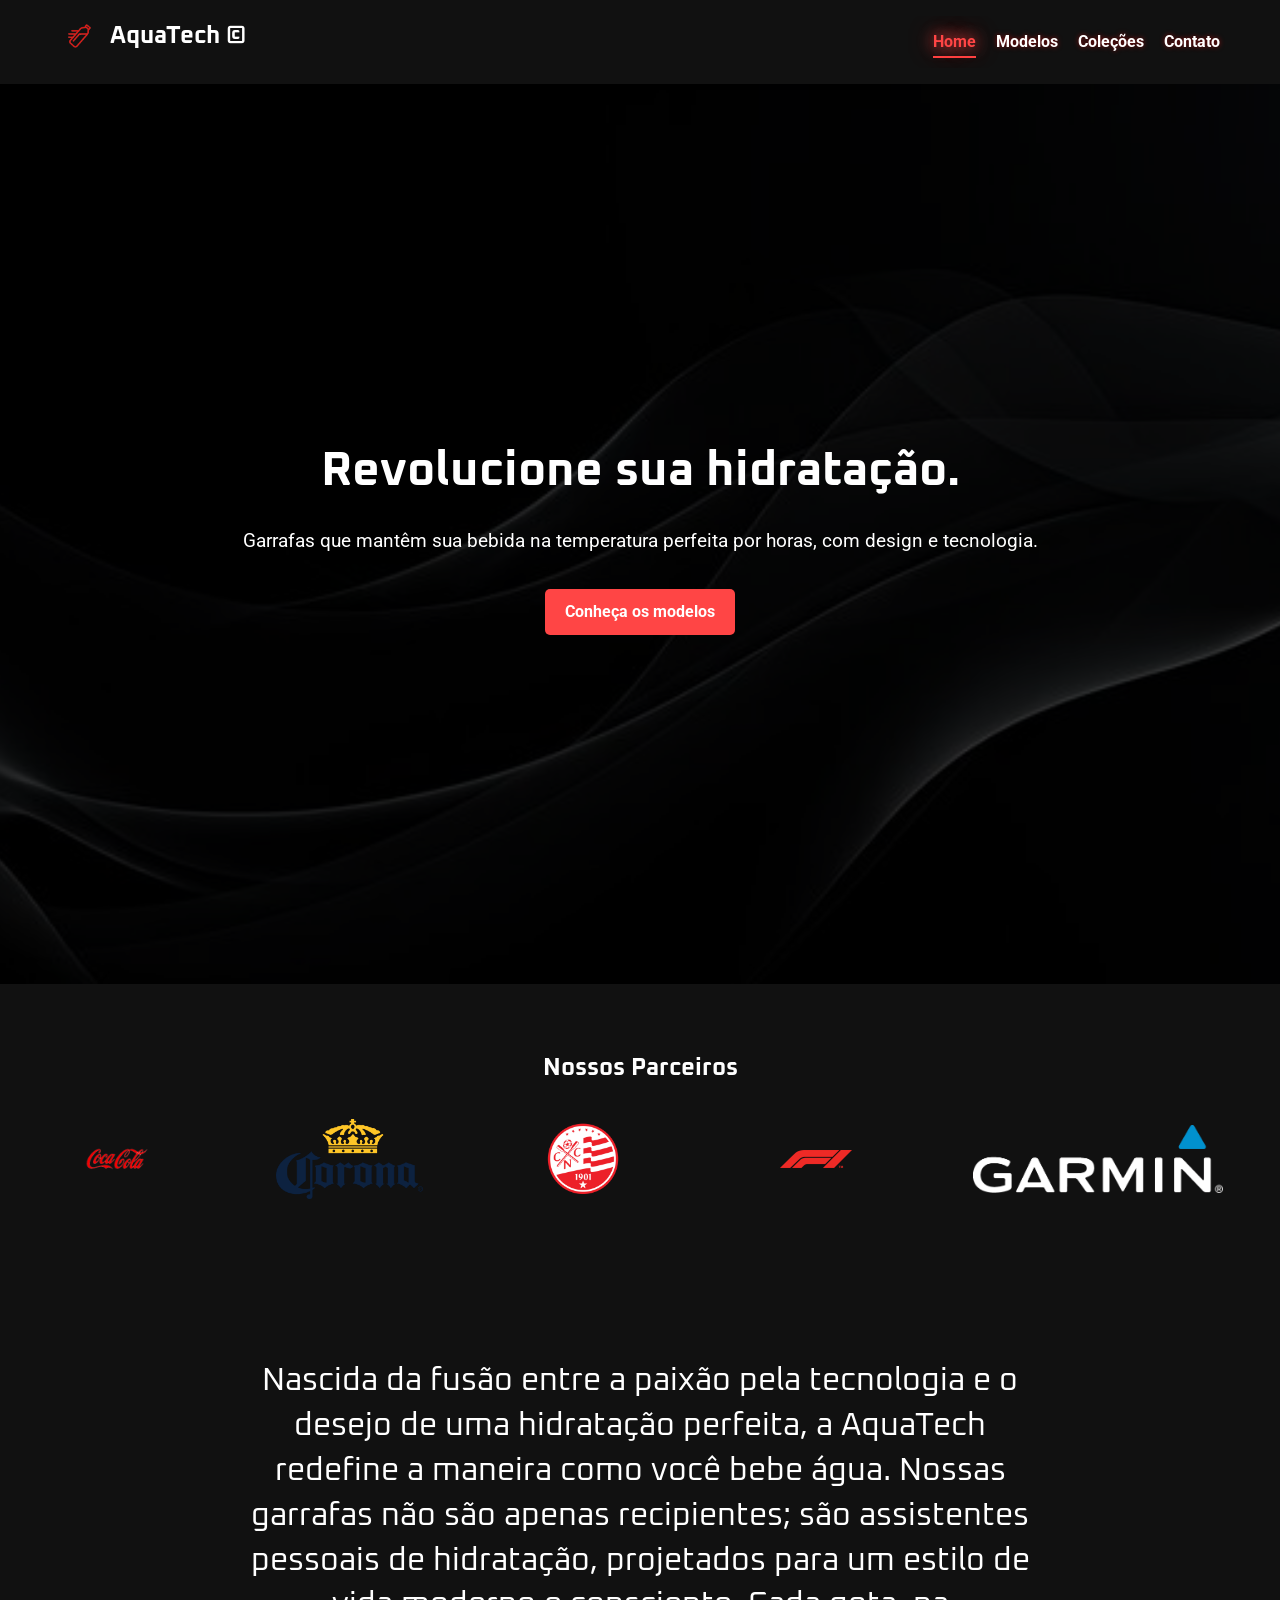
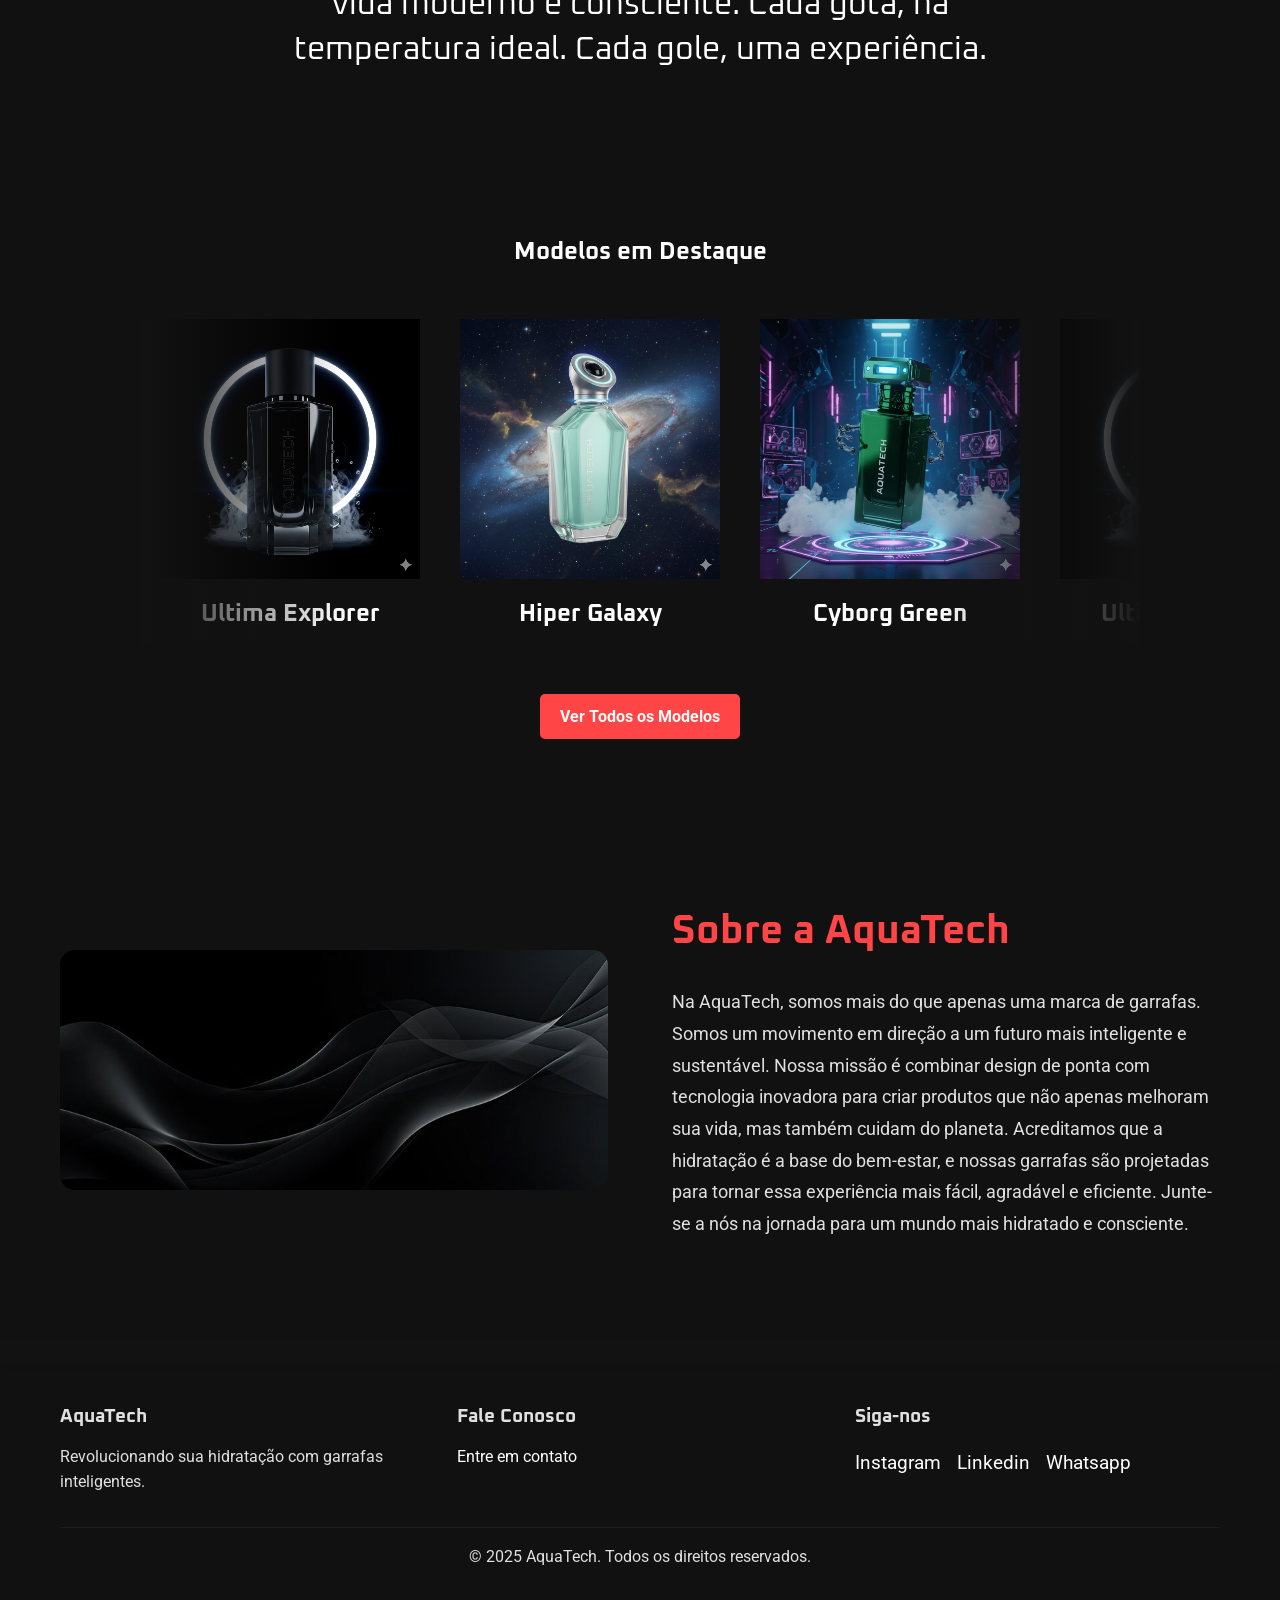
<file: index.html>
<!DOCTYPE html>
<html lang="pt-BR">
<head>
    <meta charset="UTF-8">
    <meta name="viewport" content="width=device-width, initial-scale=1.0">
    <title>AquaTech - Garrafas Inteligentes</title>
    <link rel="icon" href="assets/img/logo.png" type="image/png">
    <link rel="stylesheet" href="assets/css/styles.css">
</head>
<body class="dark-theme">

    <header class="main-header">
        <div class="container">
            <h1 class="logo">
                <img src="assets/img/logo.png" alt="AquaTech Logo">
                AquaTech &copy;
            </h1>
            <nav class="main-nav">
                <ul>
                    <li><a href="index.html" class="active">Home</a></li>
                    <li><a href="modelos.html">Modelos</a></li>
                    <li><a href="colecoes.html">Coleções</a></li>
                    <li><a href="contato.html">Contato</a></li>
                </ul>
            </nav>
        </div>
    </header>

    <main>
        <section class="hero">
            <video autoplay muted loop class="hero-video-bg" poster="assets/img/hero_background.jpg">
                <source src="assets/img/hero_video.mp4" type="video/mp4">
            </video>
            <div class="container">
                <h2>Revolucione sua hidratação.</h2>
                <p>Garrafas que mantêm sua bebida na temperatura perfeita por horas, com design e tecnologia.</p>
                <a href="modelos.html" class="btn">Conheça os modelos</a>
            </div>
        </section>

        <div class="content-wrapper">
            <section class="partners-section fade-in">
                <h2>Nossos Parceiros</h2>
                <div class="partners-carousel">
                    <div class="partners-track">
                        <img src="assets/img/logo-img/cocacola-logo.png" alt="Coca-Cola Logo" class="partner-logo">
                        <img src="assets/img/logo-img/corona-logo.png" alt="Corona Logo" class="partner-logo">
                        <img src="assets/img/logo-img/logo-nautico-4096.png" alt="Nautico Logo" class="partner-logo">
                        <img src="assets/img/logo-img/formula-1-logo-png.png" alt="Formula 1 Logo" class="partner-logo">
                        <img src="assets/img/logo-img/garmin-logo-1-1.png" alt="Garmin Logo" class="partner-logo">
                        <img src="assets/img/logo-img/greenpeace-logo-0.png" alt="Greenpeace Logo" class="partner-logo greenpeace-logo">
                        <img src="assets/img/logo-img/ibm-logo-2.png" alt="IBM Logo" class="partner-logo">
                        <img src="assets/img/logo-img/Instagram_logo_2016.svg.png" alt="Instagram Logo" class="partner-logo">
                        <img src="assets/img/logo-img/League_of_Legends_2019_vector.svg.png" alt="League of Legends Logo" class="partner-logo">
                        <img src="assets/img/logo-img/Logo_CESAR.png" alt="CESAR Logo" class="partner-logo">
                        <img src="assets/img/logo-img/Logo_NIKE.svg" alt="Nike Logo" class="partner-logo">
                        <img src="assets/img/logo-img/logo-tjf-1.png" alt="TJF Logo" class="partner-logo">
                        <img src="assets/img/logo-img/python-logo.png" alt="Python Logo" class="partner-logo">
                        <img src="assets/img/logo-img/Spotify-logo.svg.png" alt="Spotify Logo" class="partner-logo">
                        <img src="assets/img/logo-img/starbucks-logo-1.png" alt="Starbucks Logo" class="partner-logo">
                        <img src="assets/img/logo-img/uber-logo-3-1.png" alt="Uber Logo" class="partner-logo">
                        <img src="assets/img/logo-img/cocacola-logo.png" alt="Coca-Cola Logo" class="partner-logo">
                        <img src="assets/img/logo-img/corona-logo.png" alt="Corona Logo" class="partner-logo">
                        <img src="assets/img/logo-img/logo-nautico-4096.png" alt="Nautico Logo" class="partner-logo">
                        <img src="assets/img/logo-img/formula-1-logo-png.png" alt="Formula 1 Logo" class="partner-logo">
                        <img src="assets/img/logo-img/garmin-logo-1-1.png" alt="Garmin Logo" class="partner-logo">
                        <img src="assets/img/logo-img/greenpeace-logo-0.png" alt="Greenpeace Logo" class="partner-logo greenpeace-logo">
                        <img src="assets/img/logo-img/ibm-logo-2.png" alt="IBM Logo" class="partner-logo">
                        <img src="assets/img/logo-img/Instagram_logo_2016.svg.png" alt="Instagram Logo" class="partner-logo">
                        <img src="assets/img/logo-img/League_of_Legends_2019_vector.svg.png" alt="League of Legends Logo" class="partner-logo">
                        <img src="assets/img/logo-img/Logo_CESAR.png" alt="CESAR Logo" class="partner-logo">
                        <img src="assets/img/logo-img/Logo_NIKE.svg" alt="Nike Logo" class="partner-logo">
                        <img src="assets/img/logo-img/logo-tjf-1.png" alt="TJF Logo" class="partner-logo">
                        <img src="assets/img/logo-img/python-logo.png" alt="Python Logo" class="partner-logo">
                        <img src="assets/img/logo-img/Spotify-logo.svg.png" alt="Spotify Logo" class="partner-logo">
                        <img src="assets/img/logo-img/starbucks-logo-1.png" alt="Starbucks Logo" class="partner-logo">
                        <img src="assets/img/logo-img/uber-logo-3-1.png" alt="Uber Logo" class="partner-logo">
                    </div>
                </div>
            </section>

            <section class="epic-text-section fade-in">
                <div class="container">
                    <p>Nascida da fusão entre a paixão pela tecnologia e o desejo de uma hidratação perfeita, a AquaTech redefine a maneira como você bebe água. Nossas garrafas não são apenas recipientes; são assistentes pessoais de hidratação, projetados para um estilo de vida moderno e consciente. Cada gota, na temperatura ideal. Cada gole, uma experiência.</p>
                </div>
            </section>

            <section class="featured-models-section fade-in">
                <div class="container">
                    <h2 class="section-title">Modelos em Destaque</h2>
                    <div class="three-item-carousel">
                        <div class="carousel-track-three">
                            <div class="model-card-three">
                                <img src="assets/img/garrafas/garrafa-preta-ultima-explorer.png" alt="Garrafa Preta Ultima Explorer">
                                <h3>Ultima Explorer</h3>
                            </div>
                            <div class="model-card-three">
                                <img src="assets/img/garrafas/garrafa-hiper-galaxy.png" alt="Garrafa Hiper Galaxy">
                                <h3>Hiper Galaxy</h3>
                            </div>
                            <div class="model-card-three">
                                <img src="assets/img/garrafas/garrafa-cyborg-green.png" alt="Garrafa Cyborg Green">
                                <h3>Cyborg Green</h3>
                            </div>
                            
                            <div class="model-card-three">
                                <img src="assets/img/garrafas/garrafa-preta-ultima-explorer.png" alt="Garrafa Preta Ultima Explorer">
                                <h3>Ultima Explorer</h3>
                            </div>
                            <div class="model-card-three">
                                <img src="assets/img/garrafas/garrafa-hiper-galaxy.png" alt="Garrafa Hiper Galaxy">
                                <h3>Hiper Galaxy</h3>
                            </div>
                            <div class="model-card-three">
                                <img src="assets/img/garrafas/garrafa-cyborg-green.png" alt="Garrafa Cyborg Green">
                                <h3>Cyborg Green</h3>
                            </div>
                        </div>
                    </div>
                    <div class="text-center" style="margin-top: 2rem;">
                        <a href="modelos.html" class="btn">Ver Todos os Modelos</a>
                    </div>
                </div>
            </section>

            <section class="about-company-section fade-in">
                <div class="container">
                    <div class="about-company-content">
                        <div class="about-company-image">
                            <img src="assets/img/hero_background.jpg" alt="Sobre a AquaTech">
                        </div>
                        <div class="about-company-text">
                            <h2>Sobre a AquaTech</h2>
                            <p>Na AquaTech, somos mais do que apenas uma marca de garrafas. Somos um movimento em direção a um futuro mais inteligente e sustentável. Nossa missão é combinar design de ponta com tecnologia inovadora para criar produtos que não apenas melhoram sua vida, mas também cuidam do planeta. Acreditamos que a hidratação é a base do bem-estar, e nossas garrafas são projetadas para tornar essa experiência mais fácil, agradável e eficiente. Junte-se a nós na jornada para um mundo mais hidratado e consciente.</p>
                        </div>
                    </div>
                </div>
            </section>
        </div>
    </main>

    <footer class="main-footer">
        <div class="container">
            <div class="footer-content">
                <div class="footer-about">
                    <h3>AquaTech</h3>
                    <p>Revolucionando sua hidratação com garrafas inteligentes.</p>
                </div>
                <div class="footer-contact">
                    <h3>Fale Conosco</h3>
                    <a href="contato.html">Entre em contato</a>
                </div>
                <div class="footer-social">
                    <h3>Siga-nos</h3>
                    <div class="social-links">
                        <a href="#">Instagram</a>
                        <a href="#">Linkedin</a>
                        <a href="#">Whatsapp</a>
                    </div>
                </div>
            </div>
            <p class="footer-copy">&copy; 2025 AquaTech. Todos os direitos reservados.</p>
        </div>
    </footer>

    <audio autoplay>
        <source src="assets/sons/som_pagina.mp3" type="audio/mpeg">
    </audio>

</body>
</html>
</file>
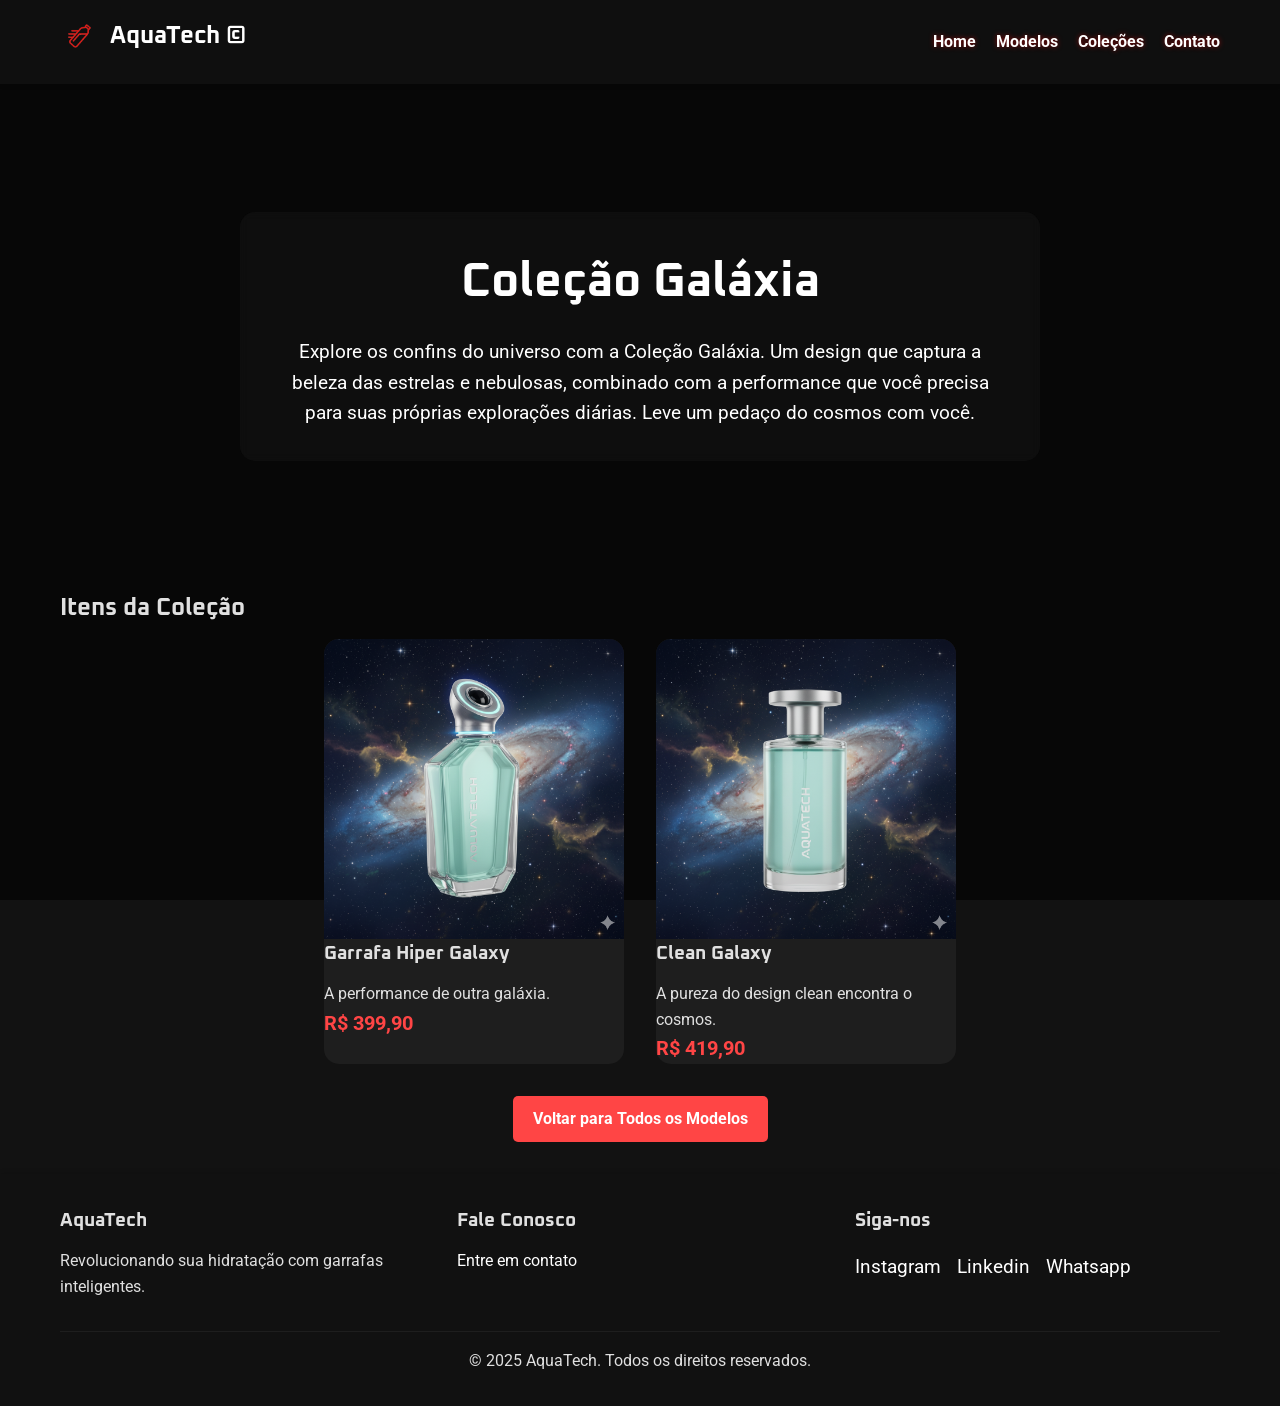
<file: colecao-galaxia.html>
<!DOCTYPE html>
<html lang="pt-BR">
<head>
    <meta charset="UTF-8">
    <meta name="viewport" content="width=device-width, initial-scale=1.0">
    <title>Coleção Galáxia - AquaTech</title>
    <link rel="icon" href="assets/img/logo.png" type="image/png">
    <link rel="stylesheet" href="assets/css/styles.css">
</head>
<body class="dark-theme">

    <header class="main-header">
        <div class="container">
            <h1 class="logo">
                <img src="assets/img/logo.png" alt="AquaTech Logo">
                AquaTech &copy;
            </h1>
            <nav class="main-nav">
                <ul>
                    <li><a href="index.html">Home</a></li>
                    <li><a href="modelos.html">Modelos</a></li>
                    <li><a href="colecoes.html">Coleções</a></li>
                    <li><a href="contato.html">Contato</a></li>
                </ul>
            </nav>
        </div>
    </header>

    <div class="video-background-wrapper">
        <video autoplay muted loop class="hero-video-bg">
            <source src="assets/img/colecao-galaxy-background.mp4" type="video/mp4">
        </video>
        <div class="video-overlay"></div>

        <main>
            <section class="collection-hero">
                <div class="container">
                    <div class="hero-text-container">
                        <h2>Coleção Galáxia</h2>
                        <p>Explore os confins do universo com a Coleção Galáxia. Um design que captura a beleza das estrelas e nebulosas, combinado com a performance que você precisa para suas próprias explorações diárias. Leve um pedaço do cosmos com você.</p>
                    </div>
                </div>
            </section>

            <section class="models-section fade-in">
                <div class="container">
                    <h2 class="section-title">Itens da Coleção</h2>
                    <div class="models-container">
                        <div class="model-card">
                            <img src="assets/img/garrafas/garrafa-hiper-galaxy.png" alt="Garrafa Hiper Galaxy">
                            <div class="model-info">
                                <h3>Garrafa Hiper Galaxy</h3>
                                <p>A performance de outra galáxia.</p>
                                <p class="price">R$ 399,90</p>
                            </div>
                        </div>
                        <div class="model-card">
                            <img src="assets/img/garrafas/garrafa-clean-galaxy.png" alt="Garrafa Clean Galaxy">
                            <div class="model-info">
                                <h3>Clean Galaxy</h3>
                                <p>A pureza do design clean encontra o cosmos.</p>
                                <p class="price">R$ 419,90</p>
                            </div>
                        </div>
                    </div>
                </div>
            </section>
            <div class="container text-center" style="margin-top: 2rem;">
                <a href="modelos.html" class="btn btn-back">Voltar para Todos os Modelos</a>
            </div>
        </main>

        <footer class="main-footer">
            <div class="container">
                <div class="footer-content">
                    <div class="footer-about">
                        <h3>AquaTech</h3>
                        <p>Revolucionando sua hidratação com garrafas inteligentes.</p>
                    </div>
                    <div class="footer-contact">
                        <h3>Fale Conosco</h3>
                        <a href="contato.html">Entre em contato</a>
                    </div>
                    <div class="footer-social">
                        <h3>Siga-nos</h3>
                        <div class="social-links">
                            <a href="#">Instagram</a>
                            <a href="#">Linkedin</a>
                            <a href="#">Whatsapp</a>
                        </div>
                    </div>
                </div>
                <p class="footer-copy">&copy; 2025 AquaTech. Todos os direitos reservados.</p>
            </div>
        </footer>
    </div>


</body>
</html>
</file>
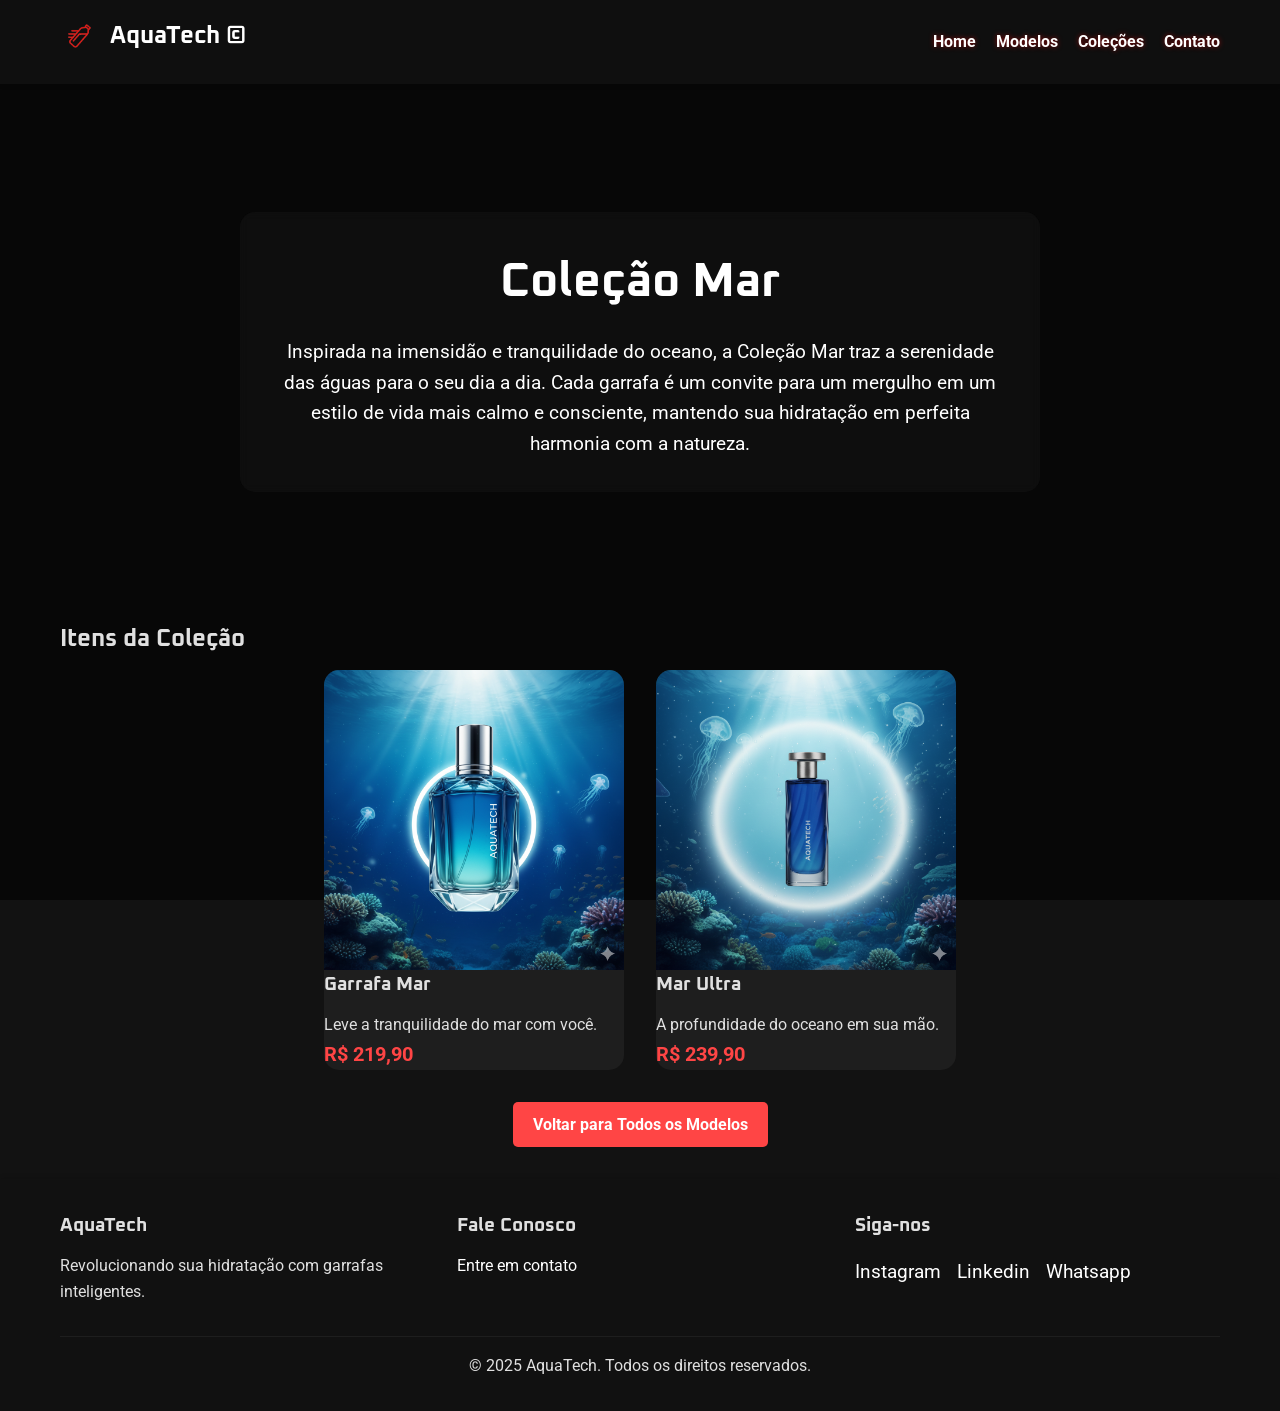
<file: colecao-mar.html>
<!DOCTYPE html>
<html lang="pt-BR">
<head>
    <meta charset="UTF-8">
    <meta name="viewport" content="width=device-width, initial-scale=1.0">
    <title>Coleção Mar - AquaTech</title>
    <link rel="icon" href="assets/img/logo.png" type="image/png">
    <link rel="stylesheet" href="assets/css/styles.css">
</head>
<body class="dark-theme">

    <header class="main-header">
        <div class="container">
            <h1 class="logo">
                <img src="assets/img/logo.png" alt="AquaTech Logo">
                AquaTech &copy;
            </h1>
            <nav class="main-nav">
                <ul>
                    <li><a href="index.html">Home</a></li>
                    <li><a href="modelos.html">Modelos</a></li>
                    <li><a href="colecoes.html">Coleções</a></li>
                    <li><a href="contato.html">Contato</a></li>
                </ul>
            </nav>
        </div>
    </header>

    <div class="video-background-wrapper">
        <video autoplay muted loop class="hero-video-bg">
            <source src="assets/img/colecao-mar-background.mp4" type="video/mp4">
        </video>
        <div class="video-overlay"></div>

        <main>
            <section class="collection-hero">
                <div class="container">
                    <div class="hero-text-container">
                        <h2>Coleção Mar</h2>
                        <p>Inspirada na imensidão e tranquilidade do oceano, a Coleção Mar traz a serenidade das águas para o seu dia a dia. Cada garrafa é um convite para um mergulho em um estilo de vida mais calmo e consciente, mantendo sua hidratação em perfeita harmonia com a natureza.</p>
                    </div>
                </div>
            </section>

            <section class="models-section fade-in">
                <div class="container">
                    <h2 class="section-title">Itens da Coleção</h2>
                    <div class="models-container">
                        <div class="model-card">
                            <img src="assets/img/garrafas/garrafa-mar.png" alt="Garrafa Mar">
                            <div class="model-info">
                                <h3>Garrafa Mar</h3>
                                <p>Leve a tranquilidade do mar com você.</p>
                                <p class="price">R$ 219,90</p>
                            </div>
                        </div>
                        <div class="model-card">
                            <img src="assets/img/garrafas/garrafa-mar-ultra.png" alt="Garrafa Mar Ultra">
                            <div class="model-info">
                                <h3>Mar Ultra</h3>
                                <p>A profundidade do oceano em sua mão.</p>
                                <p class="price">R$ 239,90</p>
                            </div>
                        </div>
                    </div>
                </div>
            </section>
            <div class="container text-center" style="margin-top: 2rem;">
                <a href="modelos.html" class="btn btn-back">Voltar para Todos os Modelos</a>
            </div>
        </main>

        <footer class="main-footer">
            <div class="container">
                <div class="footer-content">
                    <div class="footer-about">
                        <h3>AquaTech</h3>
                        <p>Revolucionando sua hidratação com garrafas inteligentes.</p>
                    </div>
                    <div class="footer-contact">
                        <h3>Fale Conosco</h3>
                        <a href="contato.html">Entre em contato</a>
                    </div>
                    <div class="footer-social">
                        <h3>Siga-nos</h3>
                        <div class="social-links">
                            <a href="#">Instagram</a>
                            <a href="#">Linkedin</a>
                            <a href="#">Whatsapp</a>
                        </div>
                    </div>
                </div>
                <p class="footer-copy">&copy; 2025 AquaTech. Todos os direitos reservados.</p>
            </div>
        </footer>
    </div>


    </script>
</body>
</html>
</file>
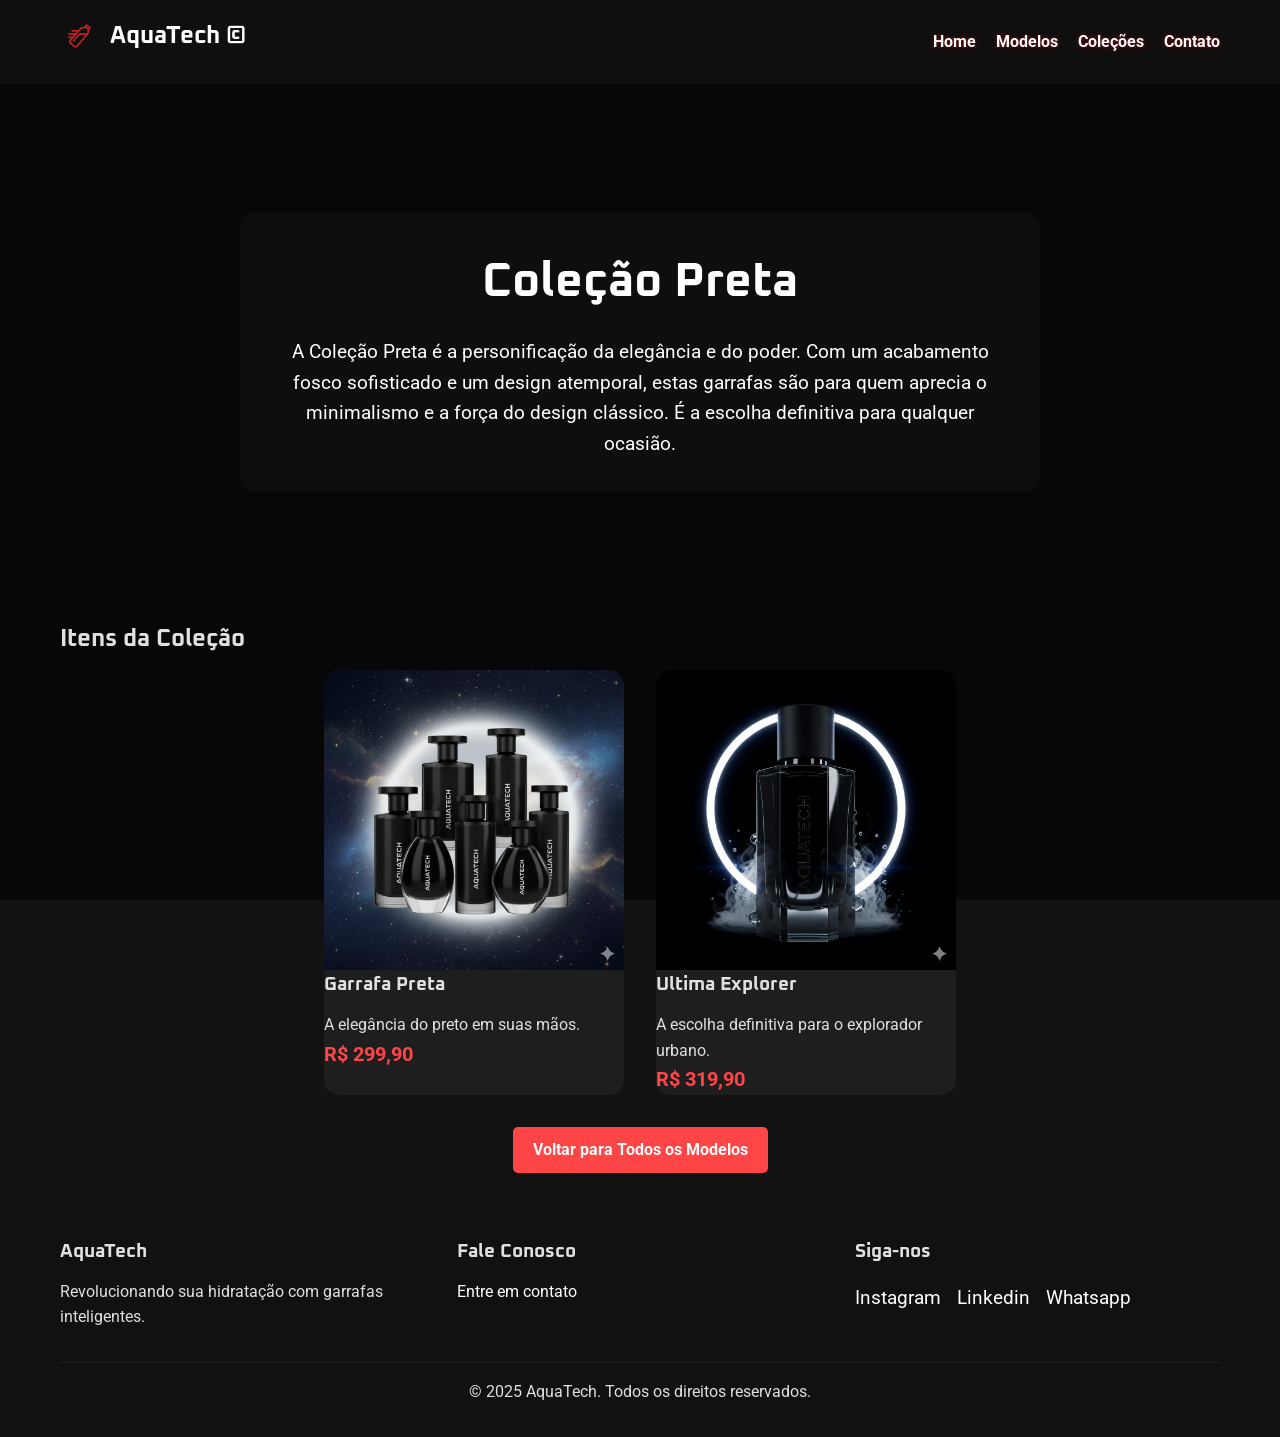
<file: colecao-preta.html>
<!DOCTYPE html>
<html lang="pt-BR">
<head>
    <meta charset="UTF-8">
    <meta name="viewport" content="width=device-width, initial-scale=1.0">
    <title>Coleção Preta - AquaTech</title>
    <link rel="icon" href="assets/img/logo.png" type="image/png">
    <link rel="stylesheet" href="assets/css/styles.css">
</head>
<body class="dark-theme">

    <header class="main-header">
        <div class="container">
            <h1 class="logo">
                <img src="assets/img/logo.png" alt="AquaTech Logo">
                AquaTech &copy;
            </h1>
            <nav class="main-nav">
                <ul>
                    <li><a href="index.html">Home</a></li>
                    <li><a href="modelos.html">Modelos</a></li>
                    <li><a href="colecoes.html">Coleções</a></li>
                    <li><a href="contato.html">Contato</a></li>
                </ul>
            </nav>
        </div>
    </header>

    <div class="video-background-wrapper">
        <video autoplay muted loop class="hero-video-bg">
            <source src="assets/img/colecao-black-background.mp4" type="video/mp4">
        </video>
        <div class="video-overlay"></div>

        <main>
            <section class="collection-hero">
                <div class="container">
                    <div class="hero-text-container">
                        <h2>Coleção Preta</h2>
                        <p>A Coleção Preta é a personificação da elegância e do poder. Com um acabamento fosco sofisticado e um design atemporal, estas garrafas são para quem aprecia o minimalismo e a força do design clássico. É a escolha definitiva para qualquer ocasião.</p>
                    </div>
                </div>
            </section>

            <section class="models-section fade-in">
                <div class="container">
                    <h2 class="section-title">Itens da Coleção</h2>
                    <div class="models-container">
                        <div class="model-card">
                            <img src="assets/img/garrafas/colecoes/colecoespreta.png" alt="Coleção Preta">
                            <div class="model-info">
                                <h3>Garrafa Preta</h3>
                                <p>A elegância do preto em suas mãos.</p>
                                <p class="price">R$ 299,90</p>
                            </div>
                        </div>
                        <div class="model-card">
                            <img src="assets/img/garrafas/garrafa-preta-ultima-explorer.png" alt="Garrafa Ultima Explorer">
                            <div class="model-info">
                                <h3>Ultima Explorer</h3>
                                <p>A escolha definitiva para o explorador urbano.</p>
                                <p class="price">R$ 319,90</p>
                            </div>
                        </div>
                    </div>
                </div>
            </section>
            <div class="container text-center" style="margin-top: 2rem;">
                <a href="modelos.html" class="btn btn-back">Voltar para Todos os Modelos</a>
            </div>
        </main>

        <footer class="main-footer">
            <div class="container">
                <div class="footer-content">
                    <div class="footer-about">
                        <h3>AquaTech</h3>
                        <p>Revolucionando sua hidratação com garrafas inteligentes.</p>
                    </div>
                    <div class="footer-contact">
                        <h3>Fale Conosco</h3>
                        <a href="contato.html">Entre em contato</a>
                    </div>
                    <div class="footer-social">
                        <h3>Siga-nos</h3>
                        <div class="social-links">
                            <a href="#">Instagram</a>
                            <a href="#">Linkedin</a>
                            <a href="#">Whatsapp</a>
                        </div>
                    </div>
                </div>
                <p class="footer-copy">&copy; 2025 AquaTech. Todos os direitos reservados.</p>
            </div>
        </footer>
    </div>

    

</body>
</html>
</file>
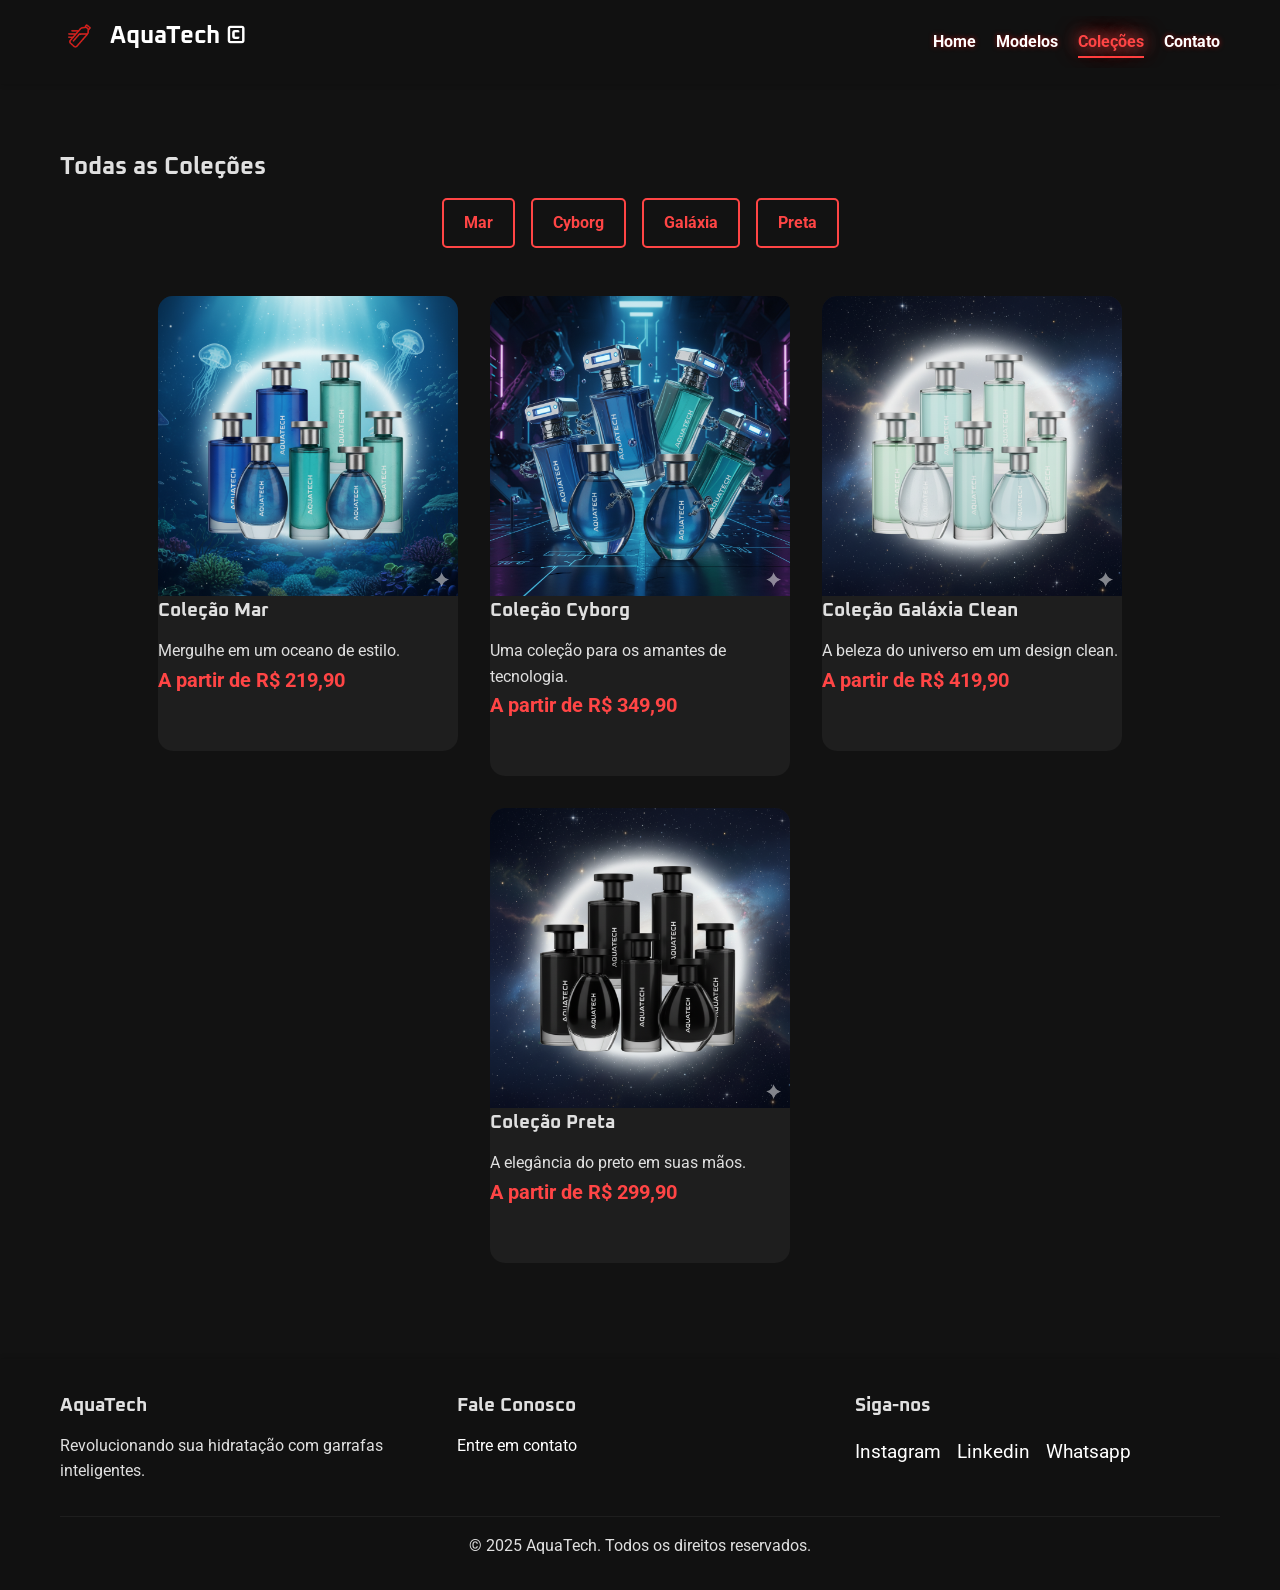
<file: colecoes.html>
<!DOCTYPE html>
<html lang="pt-BR">
<head>
    <meta charset="UTF-8">
    <meta name="viewport" content="width=device-width, initial-scale=1.0">
    <title>Nossas Coleções - AquaTech</title>
    <link rel="icon" href="assets/img/logo.png" type="image/png">
    <link rel="stylesheet" href="assets/css/styles.css">
</head>
<body class="dark-theme">

    <header class="main-header">
        <div class="container">
            <h1 class="logo">
                <img src="assets/img/logo.png" alt="AquaTech Logo">
                AquaTech &copy;
            </h1>
            <nav class="main-nav">
                <ul>
                    <li><a href="index.html">Home</a></li>
                    <li><a href="modelos.html">Modelos</a></li>
                    <li><a href="colecoes.html" class="active">Coleções</a></li>
                    <li><a href="contato.html">Contato</a></li>
                </ul>
            </nav>
        </div>
    </header>

    <main class="container">
        <section class="collections-page-section">
            <h2 class="section-title">Todas as Coleções</h2>

            <div class="mini-nav">
                <a href="colecao-mar.html" class="mini-nav-item">Mar</a>
                <a href="colecao-cyborg.html" class="mini-nav-item">Cyborg</a>
                <a href="colecao-galaxia.html" class="mini-nav-item">Galáxia</a>
                <a href="colecao-preta.html" class="mini-nav-item">Preta</a>
            </div>

            <div class="models-container">
                <a href="colecao-mar.html" class="collection-link">
                    <div class="model-card">
                        <img src="assets/img/garrafas/colecoes/colecao mar.png" alt="Coleção Mar">
                        <div class="model-info">
                            <h3>Coleção Mar</h3>
                            <p>Mergulhe em um oceano de estilo.</p>
                            <p class="price">A partir de R$ 219,90</p>
                            <span class="btn-collection">Ver Coleção</span>
                        </div>
                    </div>
                </a>
                <a href="colecao-cyborg.html" class="collection-link">
                    <div class="model-card">
                        <img src="assets/img/garrafas/colecoes/colecao-cyborg.png" alt="Coleção Cyborg">
                        <div class="model-info">
                            <h3>Coleção Cyborg</h3>
                            <p>Uma coleção para os amantes de tecnologia.</p>
                            <p class="price">A partir de R$ 349,90</p>
                            <span class="btn-collection">Ver Coleção</span>
                        </div>
                    </div>
                </a>
                <a href="colecao-galaxia.html" class="collection-link">
                    <div class="model-card">
                        <img src="assets/img/garrafas/colecoes/colecao-galaxia-clean.png" alt="Coleção Galáxia Clean">
                        <div class="model-info">
                            <h3>Coleção Galáxia Clean</h3>
                            <p>A beleza do universo em um design clean.</p>
                            <p class="price">A partir de R$ 419,90</p>
                            <span class="btn-collection">Ver Coleção</span>
                        </div>
                    </div>
                </a>
                <a href="colecao-preta.html" class="collection-link">
                    <div class="model-card">
                        <img src="assets/img/garrafas/colecoes/colecoespreta.png" alt="Coleção Preta">
                        <div class="model-info">
                            <h3>Coleção Preta</h3>
                            <p>A elegância do preto em suas mãos.</p>
                            <p class="price">A partir de R$ 299,90</p>
                            <span class="btn-collection">Ver Coleção</span>
                        </div>
                    </div>
                </a>
            </div>
        </section>
    </main>

    <footer class="main-footer">
        <div class="container">
            <div class="footer-content">
                <div class="footer-about">
                    <h3>AquaTech</h3>
                    <p>Revolucionando sua hidratação com garrafas inteligentes.</p>
                </div>
                <div class="footer-contact">
                    <h3>Fale Conosco</h3>
                    <a href="contato.html">Entre em contato</a>
                </div>
                <div class="footer-social">
                    <h3>Siga-nos</h3>
                    <div class="social-links">
                        <a href="#">Instagram</a>
                        <a href="#">Linkedin</a>
                        <a href="#">Whatsapp</a>
                    </div>
                </div>
            </div>
            <p class="footer-copy">&copy; 2025 AquaTech. Todos os direitos reservados.</p>
        </div>
    </footer>


 
</body>
</html>
</file>
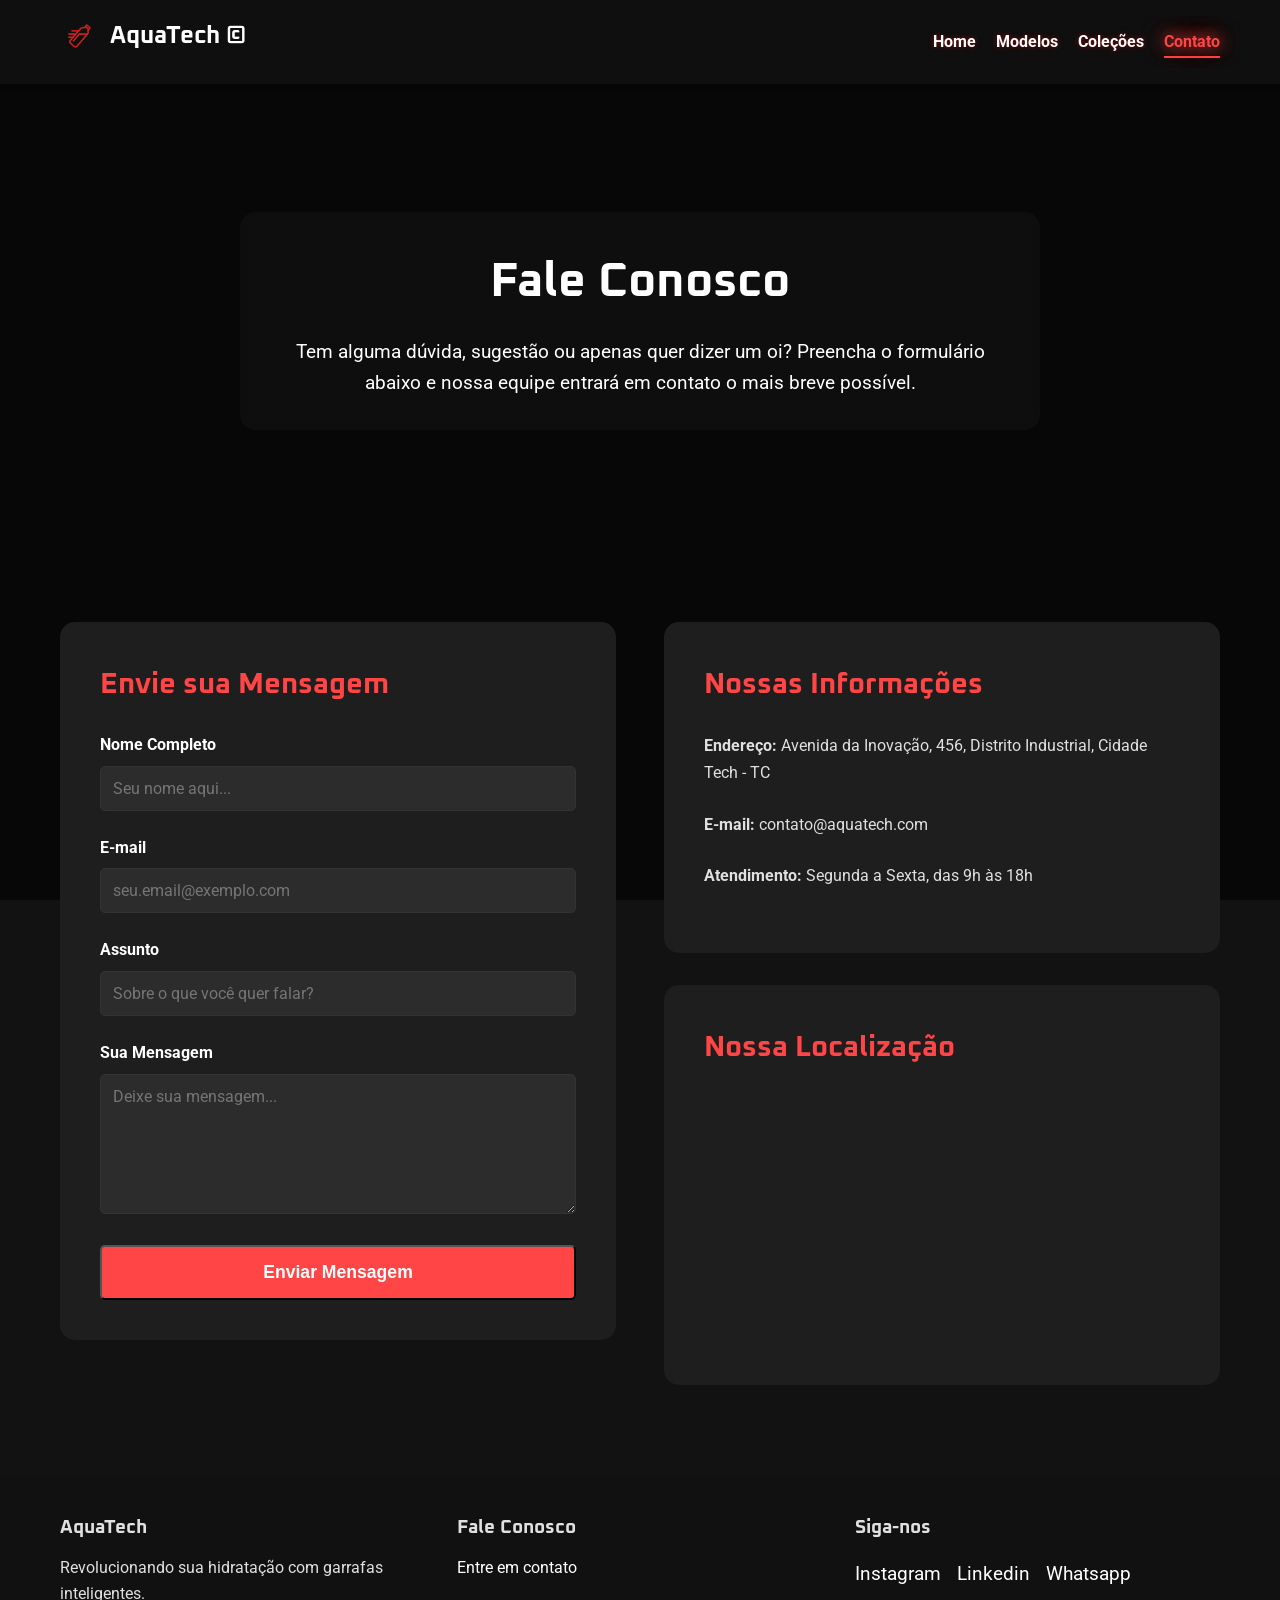
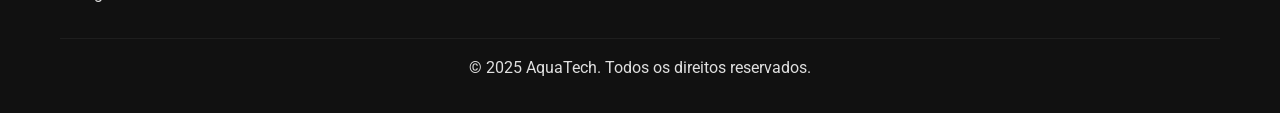
<file: contato.html>
<!DOCTYPE html>
<html lang="pt-BR">
<head>
    <meta charset="UTF-8">
    <meta name="viewport" content="width=device-width, initial-scale=1.0">
    <title>Contato - AquaTech</title>
    <link rel="icon" href="assets/img/logo.png" type="image/png">
    <link rel="stylesheet" href="assets/css/styles.css">
</head>
<body class="dark-theme">

    <header class="main-header">
        <div class="container">
            <h1 class="logo">
                <img src="assets/img/logo.png" alt="AquaTech Logo">
                AquaTech &copy;
            </h1>
            <nav class="main-nav">
                <ul>
                    <li><a href="index.html">Home</a></li>
                    <li><a href="modelos.html">Modelos</a></li>
                    <li><a href="colecoes.html">Coleções</a></li>
                    <li><a href="contato.html" class="active">Contato</a></li>
                </ul>
            </nav>
        </div>
    </header>

    <div class="video-background-wrapper">
        <video autoplay muted loop class="hero-video-bg">
            <source src="assets/img/colecao-mar-background.mp4" type="video/mp4">
        </video>
        <div class="video-overlay"></div>

        <main>
            <section class="collection-hero">
                <div class="container">
                    <div class="hero-text-container">
                        <h2>Fale Conosco</h2>
                        <p>Tem alguma dúvida, sugestão ou apenas quer dizer um oi? Preencha o formulário abaixo e nossa equipe entrará em contato o mais breve possível.</p>
                    </div>
                </div>
            </section>

            <section class="contact-section fade-in">
                <div class="container">
                    <div class="contact-content-wrapper">
                        <div class="contact-form-container">
                            <h3>Envie sua Mensagem</h3>
                            <form class="contact-form" action="#" method="POST">
                                <div class="form-group">
                                    <label for="name">Nome Completo</label>
                                    <input type="text" id="name" name="name" required placeholder="Seu nome aqui...">
                                </div>
                                <div class="form-group">
                                    <label for="email">E-mail</label>
                                    <input type="email" id="email" name="email" required placeholder="seu.email@exemplo.com">
                                </div>
                                <div class="form-group">
                                    <label for="subject">Assunto</label>
                                    <input type="text" id="subject" name="subject" required placeholder="Sobre o que você quer falar?">
                                </div>
                                <div class="form-group">
                                    <label for="message">Sua Mensagem</label>
                                    <textarea id="message" name="message" rows="6" required placeholder="Deixe sua mensagem..."></textarea>
                                </div>
                                <button type="submit" class="btn">Enviar Mensagem</button>
                            </form>
                        </div>

                        <div class="contact-info-map-container">
                            <div class="contact-info-card">
                                <h3>Nossas Informações</h3>
                                <ul class="contact-details">
                                    <li>
                                        <p><strong>Endereço:</strong> Avenida da Inovação, 456, Distrito Industrial, Cidade Tech - TC</p>
                                    </li>
                                    <li>
                                        <p><strong>E-mail:</strong> contato@aquatech.com</p>
                                    </li>
                                    <li>
                                        <p><strong>Atendimento:</strong> Segunda a Sexta, das 9h às 18h</p>
                                    </li>
                                </ul>
                            </div>
                            <div class="map-card">
                                <h3>Nossa Localização</h3>
                                <div class="map-container">
                                    <iframe 
                                        src="https://www.google.com/maps/embed?pb=!1m18!1m12!1m3!1d3153.086399940433!2d-122.4194154846813!3d37.77492957975899!2m3!1f0!2f0!3f0!3m2!1i1024!2i768!4f13.1!3m3!1m2!1s0x8085808c1e8f23b7%3A0x4a501367f076adff!2sSan%20Francisco%20City%20Hall!5e0!3m2!1spt-BR!2sbr!4v1678886400000!5m2!1spt-BR!2sbr" 
                                        width="100%" 
                                        height="100%" 
                                        style="border:0; border-radius: 10px;" 
                                        allowfullscreen="" 
                                        loading="lazy" 
                                        referrerpolicy="no-referrer-when-downgrade">
                                    </iframe>
                                </div>
                            </div>
                        </div>
                    </div>
                </div>
            </section>
        </main>

        <footer class="main-footer">
            <div class="container">
                <div class="footer-content">
                    <div class="footer-about">
                        <h3>AquaTech</h3>
                        <p>Revolucionando sua hidratação com garrafas inteligentes.</p>
                    </div>
                    <div class="footer-contact">
                        <h3>Fale Conosco</h3>
                        <a href="contato.html">Entre em contato</a>
                    </div>
                    <div class="footer-social">
                        <h3>Siga-nos</h3>
                        <div class="social-links">
                            <a href="#">Instagram</a>
                            <a href="#">Linkedin</a>
                            <a href="#">Whatsapp</a>
                        </div>
                    </div>
                </div>
                <p class="footer-copy">&copy; 2025 AquaTech. Todos os direitos reservados.</p>
            </div>
        </footer>
    </div>



</body>
</html>
</file>
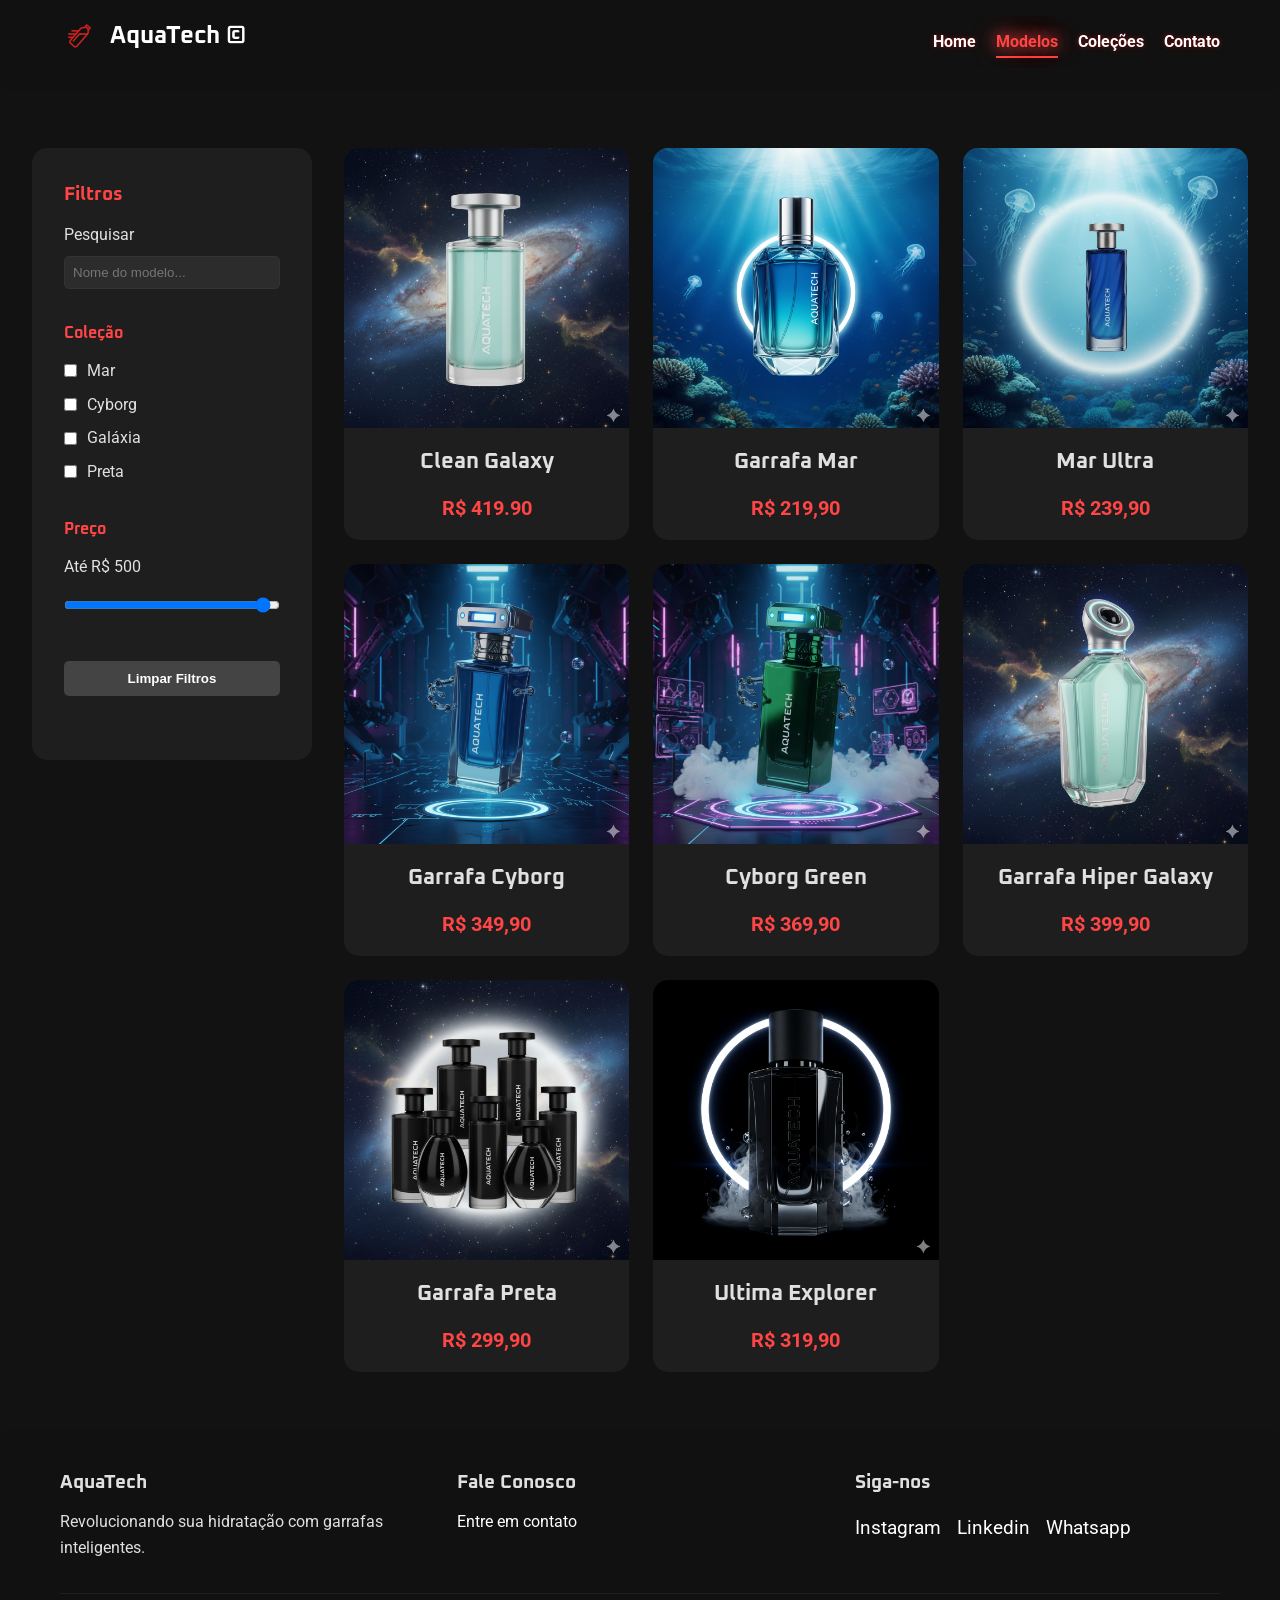
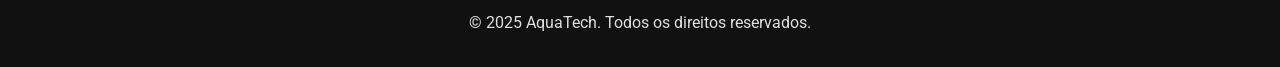
<file: modelos.html>
<!DOCTYPE html>
<html lang="pt-BR">
<head>
    <meta charset="UTF-8">
    <meta name="viewport" content="width=device-width, initial-scale=1.0">
    <title>Modelos - AquaTech Marketplace</title>
    <link rel="icon" href="assets/img/logo.png" type="image/png">
    <link rel="stylesheet" href="assets/css/styles.css">
</head>
<body class="dark-theme">

    <header class="main-header">
        <div class="container">
            <h1 class="logo">
                <img src="assets/img/logo.png" alt="AquaTech Logo">
                AquaTech &copy;
            </h1>
            <nav class="main-nav">
                <ul>
                    <li><a href="index.html">Home</a></li>
                    <li><a href="modelos.html" class="active">Modelos</a></li>
                    <li><a href="colecoes.html">Coleções</a></li>
                    <li><a href="contato.html">Contato</a></li>
                </ul>
            </nav>
        </div>
    </header>

    <div class="marketplace-container">
        <aside class="filter-sidebar">
            <h3>Filtros</h3>
            <div class="filter-group">
                <label for="search-bar">Pesquisar</label>
                <input type="text" id="search-bar" placeholder="Nome do modelo...">
            </div>
            <div class="filter-group">
                <h4>Coleção</h4>
                <div class="checkbox-group">
                    <label><input type="checkbox" name="collection" value="mar"> Mar</label>
                    <label><input type="checkbox" name="collection" value="cyborg"> Cyborg</label>
                    <label><input type="checkbox" name="collection" value="galaxia"> Galáxia</label>
                    <label><input type="checkbox" name="collection" value="preta"> Preta</label>
                </div>
            </div>
            <div class="filter-group">
                <h4>Preço</h4>
                <label for="price-slider">Até R$ <span id="price-value">500</span></label>
                <input type="range" id="price-slider" min="150" max="500" value="500" step="10">
            </div>
            <div class="filter-group">
                <button id="clear-filters" class="btn">Limpar Filtros</button>
            </div>
        </aside>

        <main class="product-grid-container">
            <div class="product-grid">
                <div class="product-card" data-name="Clean Galaxy" data-price="419.90" data-collection="galaxia">
                    <img src="assets/img/garrafas/garrafa-clean-galaxy.png" alt="Garrafa Clean Galaxy">
                    <div class="product-info">
                        <h3>Clean Galaxy</h3>
                        <p class="price">R$ 419.90</p>
                    </div>
                </div>
                <div class="product-card" data-name="Garrafa Mar" data-price="219.90" data-collection="mar">
                    <img src="assets/img/garrafas/garrafa-mar.png" alt="Garrafa Mar">
                    <div class="product-info">
                        <h3>Garrafa Mar</h3>
                        <p class="price">R$ 219,90</p>
                    </div>
                </div>
                <div class="product-card" data-name="Mar Ultra" data-price="239.90" data-collection="mar">
                    <img src="assets/img/garrafas/garrafa-mar-ultra.png" alt="Garrafa Mar Ultra">
                    <div class="product-info">
                        <h3>Mar Ultra</h3>
                        <p class="price">R$ 239,90</p>
                    </div>
                </div>
                <div class="product-card" data-name="Garrafa Cyborg" data-price="349.90" data-collection="cyborg">
                    <img src="assets/img/garrafas/garrafa-cyborg.png" alt="Garrafa Cyborg">
                    <div class="product-info">
                        <h3>Garrafa Cyborg</h3>
                        <p class="price">R$ 349,90</p>
                    </div>
                </div>
                <div class="product-card" data-name="Cyborg Green" data-price="369.90" data-collection="cyborg">
                    <img src="assets/img/garrafas/garrafa-cyborg-green.png" alt="Garrafa Cyborg Green">
                    <div class="product-info">
                        <h3>Cyborg Green</h3>
                        <p class="price">R$ 369,90</p>
                    </div>
                </div>
                <div class="product-card" data-name="Garrafa Hiper Galaxy" data-price="399.90" data-collection="galaxia">
                    <img src="assets/img/garrafas/garrafa-hiper-galaxy.png" alt="Garrafa Hiper Galaxy">
                    <div class="product-info">
                        <h3>Garrafa Hiper Galaxy</h3>
                        <p class="price">R$ 399,90</p>
                    </div>
                </div>
                <div class="product-card" data-name="Garrafa Preta" data-price="299.90" data-collection="preta">
                    <img src="assets/img/garrafas/colecoes/colecoespreta.png" alt="Garrafa Preta">
                    <div class="product-info">
                        <h3>Garrafa Preta</h3>
                        <p class="price">R$ 299,90</p>
                    </div>
                </div>
                <div class="product-card" data-name="Ultima Explorer" data-price="319.90" data-collection="preta">
                    <img src="assets/img/garrafas/garrafa-preta-ultima-explorer.png" alt="Garrafa Ultima Explorer">
                    <div class="product-info">
                        <h3>Ultima Explorer</h3>
                        <p class="price">R$ 319,90</p>
                    </div>
                </div>
            </div>
            <div id="no-results-message" style="display: none; text-align: center; padding: 4rem;">
                <h3>Nenhum produto encontrado</h3>
                <p>Tente ajustar seus filtros.</p>
            </div>
        </main>
    </div>

    <footer class="main-footer">
        <div class="container">
            <div class="footer-content">
                <div class="footer-about">
                    <h3>AquaTech</h3>
                    <p>Revolucionando sua hidratação com garrafas inteligentes.</p>
                </div>
                <div class="footer-contact">
                    <h3>Fale Conosco</h3>
                    <a href="contato.html">Entre em contato</a>
                </div>
                <div class="footer-social">
                    <h3>Siga-nos</h3>
                    <div class="social-links">
                        <a href="#">Instagram</a>
                        <a href="#">Linkedin</a>
                        <a href="#">Whatsapp</a>
                    </div>
                </div>
            </div>
            <p class="footer-copy">&copy; 2025 AquaTech. Todos os direitos reservados.</p>
        </div>
    </footer>


    </script>
</body>
</html>
</file>
<file: assets/css/styles.css>
/* Importação das fontes do Google Fonts */
@import url('https://fonts.googleapis.com/css2?family=Oxanium:wght@700&family=Roboto:wght@400;700&display=swap');

:root {
    --primary-color: #ffffff;   /* Branco */
    --secondary-color: #121212; /* Preto para fundo */
    --accent-color: #ff4545;    /* Vermelho mais claro */
    --text-color: #e0e0e0;      /* Cinza claro para texto */
    --light-gray: #1e1e1e;
    --white: #000000;

    --font-headings: 'Oxanium', cursive;
    --font-body: 'Roboto', sans-serif;
}

* {
    margin: 0;
    padding: 0;
    box-sizing: border-box;
}

html {
    scroll-behavior: smooth;
}

body {
    font-family: var(--font-body);
    line-height: 1.6;
    background-color: var(--secondary-color);
    color: var(--text-color);
    animation: fadeIn 1s ease-in-out;
    transition: background-color .5s ease;
}

.models-page-background {
    background: url('../img/hero_background.jpg') no-repeat center center fixed;
    background-size: cover;
}

.models-page-background body {
    background-color: transparent;
}

@keyframes fadeIn {
    from {
        opacity: 0;
    }
    to {
        opacity: 1;
    }
}

.container {
    max-width: 1200px;
    margin: auto;
    overflow: hidden;
    padding: 0 20px;
}

.text-center {
    text-align: center;
}

h1, h2, h3, h4, h5, h6 {
    font-family: var(--font-headings);
    margin-bottom: 0.75rem;
}

a {
    text-decoration: none;
    color: var(--primary-color);
}

ul {
    list-style: none;
}

img {
    max-width: 100%;
    height: auto;
    display: block;
}

input:focus, button:focus, a:focus {
    outline: 2px solid var(--accent-color);
    outline-offset: 2px;
}

.main-header {
    background-color: rgba(18, 18, 18, 0.8);
    box-shadow: 0 2px 4px rgba(0,0,0,0.1);
    padding: 1rem 0;
    position: sticky;
    top: 0;
    z-index: 1000;
    backdrop-filter: blur(10px);
}

.main-header .container {
    display: flex;
    justify-content: space-between;
    align-items: center;
}

.logo {
    font-family: var(--font-headings);
    font-size: 1.5rem;
    color: var(--primary-color);
    display: flex;
    align-items: center;
    gap: 10px;
}

.logo img {
    height: 40px;
}

.main-nav ul {
    display: flex;
    gap: 20px;
}

.main-nav a {
    padding-bottom: 5px;
    font-weight: 700;
    transition: color 0.3s ease, text-shadow 0.3s ease, border-bottom 0.3s ease;
    text-shadow: 0 0 5px rgba(255, 0, 0, 0.5);
    border-bottom: 2px solid transparent;
}

.main-nav a:hover {
    color: var(--accent-color);
    text-shadow: 0 0 15px rgba(255, 69, 69, 1);
}

.main-nav a.active {
    color: var(--accent-color);
    text-shadow: 0 0 15px rgba(255, 69, 69, 1), 0 0 25px rgba(255, 69, 69, 0.7);
    border-bottom: 2px solid var(--accent-color);
}

/* Estilos da Seção Hero (Index) */
.hero {
    position: relative;
    height: 100vh;
    display: flex;
    align-items: center;
    justify-content: center;
    text-align: center;
    padding: 0 20px;
    color: #fff;
    overflow: hidden;
}

.hero .container {
    position: relative;
    z-index: 1;
}

.hero-video-bg {
    position: absolute;
    top: 50%;
    left: 50%;
    transform: translate(-50%, -50%);
    min-width: 100%;
    min-height: 100%;
    width: auto;
    height: auto;
    z-index: -1;
}

.hero::after {
    content: '';
    position: absolute;
    top: 0;
    left: 0;
    width: 100%;
    height: 100%;
    background-color: rgba(0, 0, 0, 0.7);
    z-index: 0;
}

.hero h2 {
    font-size: 3rem;
    margin-bottom: 1rem;
}

.hero p {
    font-size: 1.2rem;
    margin-bottom: 2rem;
}

.btn {
    display: inline-block;
    background-color: var(--accent-color);
    color: #fff !important;
    padding: 10px 20px;
    border-radius: 5px;
    font-weight: 700;
    transition: background-color 0.3s ease, transform 0.3s ease;
}

.btn:hover {
    background-color: #cc0000;
    transform: scale(1.05);
}

.content-wrapper {
    background-color: rgba(18, 18, 18, 0.8);
    backdrop-filter: blur(10px);
    padding: 1px 0;
}

/* Partners Carousel */
.partners-section {
    padding: 4rem 0;
}

.partners-section h2 {
    text-align: center;
    color: var(--primary-color);
}

.partners-carousel {
    overflow: hidden;
    position: relative;
    width: 100%;
    margin-top: 2rem;
}

.partners-track {
    display: flex;
    width: calc(250px * 32); /* 16 logos * 2 */
    animation: scroll 60s linear infinite;
}

.partner-logo {
    height: 80px;
    width: 250px;
    margin: 0 40px;
    object-fit: contain;
}

@keyframes scroll {
    from {
        transform: translateX(0);
    }
    to {
        transform: translateX(-50%);
    }
}

/* Epic Text Section */
.epic-text-section {
    padding: 6rem 0;
    text-align: center;
}

.epic-text-section p {
    font-size: 2rem;
    font-family: var(--font-headings);
    line-height: 1.4;
    max-width: 800px;
    margin: 0 auto;
    color: var(--primary-color);
}

/* --- Featured Models Section --- */
.featured-models-section {
    padding: 4rem 0;
}

.featured-models-section .section-title {
    color: var(--primary-color);
    text-align: center;
    margin-bottom: 3rem;
}

.three-item-carousel {
    width: 100%;
    max-width: 1000px;
    margin: 3rem auto;
    overflow: hidden;
    position: relative;
}

.three-item-carousel:before, .three-item-carousel:after {
    content: '';
    position: absolute;
    top: 0;
    bottom: 0;
    width: 200px;
    z-index: 2;
}

.three-item-carousel:before {
    left: 0;
    background: linear-gradient(to right, var(--secondary-color) 0%, rgba(18,18,18,0) 100%);
}

.three-item-carousel:after {
    right: 0;
    background: linear-gradient(to left, var(--secondary-color) 0%, rgba(18,18,18,0) 100%);
}

.carousel-track-three {
    display: flex;
    width: calc(300px * 6); /* 300px card width * 6 cards */
    animation: scroll-three 20s linear infinite;
}

.model-card-three {
    width: 300px;
    flex-shrink: 0;
    padding: 0 20px;
    text-align: center;
}

.model-card-three img {
    width: 100%;
    max-height: 350px;
    object-fit: contain;
    transition: transform 0.3s ease;
}

.model-card-three:hover img {
    transform: scale(1.1);
}

.model-card-three h3 {
    color: var(--primary-color);
    margin-top: 1rem;
    font-size: 1.5rem;
}

@keyframes scroll-three {
    from {
        transform: translateX(0);
    }
    to {
        transform: translateX(calc(-300px * 3)); /* 300px card width * 3 cards */
    }
}

/* About Company Section */
.about-company-section {
    padding: 6rem 0;
}

.about-company-content {
    display: grid;
    grid-template-columns: 1fr 1fr;
    gap: 4rem;
    align-items: center;
}

.about-company-image img {
    border-radius: 15px;
}

.about-company-text h2 {
    font-size: 2.5rem;
    margin-bottom: 1.5rem;
    color: var(--accent-color);
}

.about-company-text p {
    font-size: 1.1rem;
    line-height: 1.8;
}

/* Footer */
.main-footer {
    background-color: rgba(18, 18, 18, 0.8);
    color: var(--text-color);
    text-align: center;
    padding: 2rem 0;
    margin-top: 2rem;
    backdrop-filter: blur(10px);
    box-shadow: 0 -2px 4px rgba(0,0,0,0.1);
}

.footer-content {
    display: flex;
    justify-content: space-between;
    flex-wrap: wrap;
    gap: 2rem;
    margin-bottom: 2rem;
    text-align: left;
}

.footer-about, .footer-contact, .footer-social {
    flex: 1;
    min-width: 200px;
}

.footer-social .social-links {
    display: flex;
    gap: 1rem;
    margin-top: 1rem;
}

.footer-social .social-links a {
    font-size: 1.2rem;
    transition: color 0.3s ease;
}

.footer-social .social-links a:hover {
    color: var(--accent-color);
}

.footer-copy {
    border-top: 1px solid var(--light-gray);
    padding-top: 1rem;
    margin-top: 2rem;
}

/* --- MARKETPLACE PAGE (MODELOS) --- */
.marketplace-container {
    display: grid;
    grid-template-columns: 280px 1fr;
    gap: 2rem;
    padding: 2rem;
    max-width: 1400px;
    margin: 2rem auto;
}

.filter-sidebar {
    background-color: var(--light-gray);
    padding: 2rem;
    border-radius: 15px;
    height: fit-content;
    position: sticky;
    top: 120px;
}

.filter-sidebar h3, .filter-sidebar h4 {
    color: var(--accent-color);
}

.filter-group {
    margin-bottom: 2rem;
}

.filter-group label {
    display: block;
    margin-bottom: 0.5rem;
}

.filter-group input[type="text"], .filter-group input[type="range"] {
    width: 100%;
    padding: 8px;
    border-radius: 5px;
    border: 1px solid #333;
    background-color: #2c2c2c;
    color: var(--text-color);
}

.checkbox-group label {
    display: flex;
    align-items: center;
    gap: 10px;
    margin-bottom: 0.5rem;
}

.product-grid {
    display: grid;
    grid-template-columns: repeat(auto-fill, minmax(280px, 1fr));
    gap: 1.5rem;
}

.product-card {
    background-color: var(--light-gray);
    border-radius: 15px;
    overflow: hidden;
    transition: transform 0.3s ease, box-shadow 0.3s ease;
    animation: fadeIn 0.5s ease-in-out;
}

.product-card:hover {
    transform: translateY(-10px) scale(1.03);
    box-shadow: 0 15px 25px rgba(0,0,0,0.3);
}

.product-card img {
    width: 100%;
    height: 280px;
    object-fit: cover;
}

.product-info {
    padding: 1rem;
    text-align: center;
}

.product-info h3 {
    font-size: 1.4rem;
}

.price {
    font-size: 1.25rem;
    font-weight: bold;
    color: var(--accent-color);
}

#clear-filters {
    width: 100%;
    background-color: #444;
    color: #fff;
    border: none;
}

#clear-filters:hover {
    background-color: #555;
}

/* --- COLECOES PAGES --- */
.collections-page-section {
    padding: 4rem 0;
}

.mini-nav {
    display: flex;
    justify-content: center;
    gap: 1rem;
    margin-bottom: 3rem;
    flex-wrap: wrap;
}

.mini-nav-item {
    padding: 10px 20px;
    border: 2px solid var(--accent-color);
    color: var(--accent-color);
    border-radius: 5px;
    font-weight: bold;
    transition: background-color 0.3s, color 0.3s, transform 0.3s;
}

.mini-nav-item:hover {
    background-color: var(--accent-color);
    color: #fff;
    transform: scale(1.05);
}

.collection-hero {
    background-size: cover;
    background-position: center;
    padding: 8rem 0;
    text-align: center;
    color: #fff;
    position: relative;
    z-index: 1;
}

.hero-text-container {
    background-color: rgba(18, 18, 18, 0.7);
    padding: 2rem;
    border-radius: 15px;
    backdrop-filter: blur(5px);
    display: inline-block;
    max-width: 800px;
}

.collection-hero h2 {
    font-size: 3rem;
    margin-bottom: 1rem;
}

.collection-hero p {
    font-size: 1.2rem;
}

.video-overlay {
    position: fixed;
    top: 0;
    left: 0;
    width: 100%;
    height: 100%;
    background-color: rgba(0, 0, 0, 0.6);
    z-index: -1;
}

.models-container {
    display: flex;
    justify-content: center;
    gap: 2rem;
    flex-wrap: wrap;
}

.model-card {
    background-color: var(--light-gray);
    border-radius: 15px;
    overflow: hidden;
    transition: transform 0.3s ease, box-shadow 0.3s ease;
    width: 300px;
}

.model-card:hover {
    transform: translateY(-10px) scale(1.03);
    box-shadow: 0 15px 25px rgba(0,0,0,0.3);
}

.model-card img {
    width: 100%;
    height: 300px;
    object-fit: cover;
}

.collection-link {
    text-decoration: none;
    color: inherit;
}

.btn-collection {
    display: inline-block;
    padding: 8px 16px;
    margin-top: 1rem;
    background-color: var(--accent-color);
    color: #fff;
    border-radius: 5px;
    text-transform: uppercase;
    font-weight: bold;
    font-size: 0.9rem;
    opacity: 0;
    transition: opacity 0.3s ease;
}

.collection-link:hover .btn-collection {
    opacity: 1;
}

/* --- Global UI/UX Improvements --- */
#back-to-top {
    position: fixed;
    bottom: 20px;
    right: 20px;
    display: none;
    background-color: var(--accent-color);
    color: #fff;
    border: none;
    padding: 10px 15px;
    border-radius: 50%;
    font-size: 1.5rem;
    line-height: 1;
    cursor: pointer;
    z-index: 1000;
    transition: opacity 0.3s, visibility 0.3s, transform 0.3s;
}

#back-to-top:hover {
    background-color: #cc0000;
    transform: scale(1.1);
}

/* --- CONTATO PAGE --- */
.contact-section {
    padding: 4rem 0;
}

.contact-content-wrapper {
    display: grid;
    grid-template-columns: 1fr 1fr;
    gap: 3rem;
    align-items: start;
}

.contact-form-container,
.contact-info-card,
.map-card {
    background-color: var(--light-gray);
    padding: 2.5rem;
    border-radius: 15px;
}

.contact-form-container h3,
.contact-info-card h3,
.map-card h3 {
    color: var(--accent-color);
    font-size: 1.8rem;
    margin-bottom: 1.5rem;
}

.form-group {
    margin-bottom: 1.5rem;
}

.form-group label {
    display: block;
    margin-bottom: 0.5rem;
    font-weight: bold;
    color: var(--primary-color);
}

.contact-form input[type="text"],
.contact-form input[type="email"],
.contact-form textarea {
    width: 100%;
    padding: 12px;
    border-radius: 5px;
    border: 1px solid #333;
    background-color: #2c2c2c;
    color: var(--text-color);
    font-family: var(--font-body);
    font-size: 1rem;
    transition: border-color 0.3s, box-shadow 0.3s;
}

.contact-form input[type="text"]:focus,
.contact-form input[type="email"]:focus,
.contact-form textarea:focus {
    border-color: var(--accent-color);
    box-shadow: 0 0 10px rgba(255, 69, 69, 0.2);
}

.contact-form .btn {
    width: 100%;
    padding: 15px;
    font-size: 1.1rem;
}

.contact-info-map-container {
    display: grid;
    gap: 2rem;
}

.contact-details li {
    margin-bottom: 1.5rem;
    line-height: 1.7;
}

.contact-details p {
    margin: 0;
}

.map-container {
    height: 250px;
    border-radius: 10px;
    overflow: hidden;
}

/* Responsive Styles for Contact Page */
@media (max-width: 992px) {
    .contact-content-wrapper {
        grid-template-columns: 1fr;
    }
}
</file>
